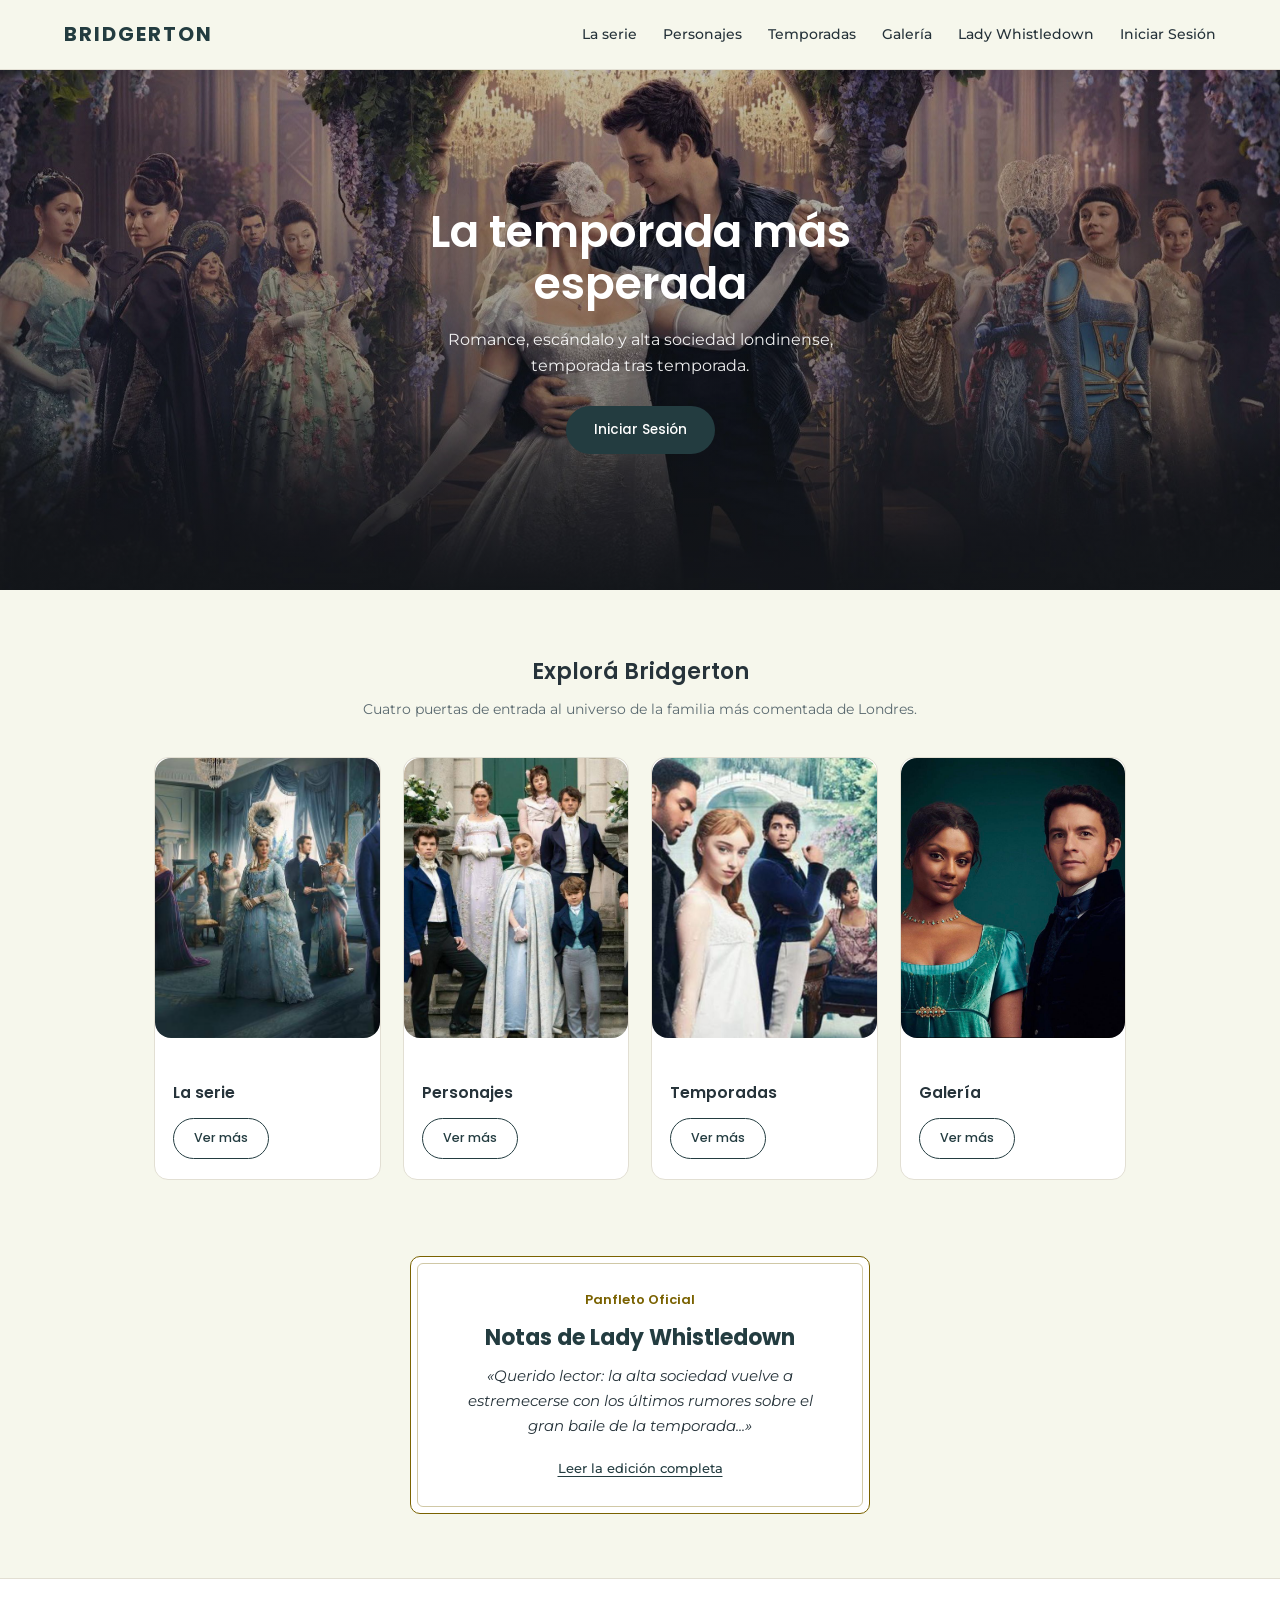
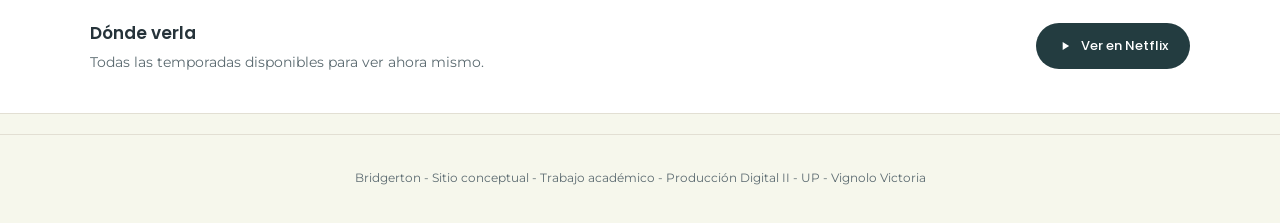
<file: index.html>
<!DOCTYPE html>
<html lang="es">
<head>
<meta charset="UTF-8">
<meta name="viewport" content="width=device-width, initial-scale=1.0">
<title>Bridgerton - Sitio Oficial Conceptual</title>
<link rel="preconnect" href="https://fonts.googleapis.com">
<link href="https://fonts.googleapis.com/css2?family=Poppins:wght@400;500;600;700&family=Montserrat:wght@400;500;600&display=swap" rel="stylesheet">
<link rel="stylesheet" href="style.css">
</head>
<body>

<nav class="site-nav">
  <a class="logo" href="index.html">BRIDGERTON</a>
  <ul class="navlinks">
    <li><a href="subpaginas/laserie.html">La serie</a></li>
    <li><a href="subpaginas/personajes.html">Personajes</a></li>
    <li><a href="subpaginas/temporadas.html">Temporadas</a></li>
    <li><a href="subpaginas/galeria.html">Galería</a></li>
    <li><a href="subpaginas/ladywhistledown.html">Lady Whistledown</a></li>
    <li><a href="subpaginas/login.html">Iniciar Sesión</a></li>
  </ul>
</nav>

<section class="hero" id="inicio">
  <div class="hero-scrim"></div>
  <div class="hero-content">
    <h1>La temporada más esperada</h1>
    <p>Romance, escándalo y alta sociedad londinense, temporada tras temporada.</p>
    <div class="card-action">
      <a href="subpaginas/login.html" class="btn btn-primary">Iniciar Sesión</a>
    </div>
  </div>
</section>

<section class="teasers">
  <h2>Explorá Bridgerton</h2>
  <p>Cuatro puertas de entrada al universo de la familia más comentada de Londres.</p>
  <div class="teaser-grid">

    <div class="teaser-card" id="la-serie">
      <div class="ph">
        <img src="Imagenes/laserie.index.jpg" alt="La Serie Bridgerton">
      </div>
      <div class="teaser-body">
        <h3>La serie</h3>
        <div class="card-action">
          <a href="subpaginas/laserie.html" class="btn btn-outline">Ver más</a>
        </div>
      </div>
    </div>

    <div class="teaser-card" id="personajes">
      <div class="ph">
        <img src="Imagenes/persoanjes1.index.jpeg" alt="Personajes Bridgerton">
      </div>
      <div class="teaser-body">
        <h3>Personajes</h3>
        <div class="card-action">
          <a href="subpaginas/personajes.html" class="btn btn-outline">Ver más</a>
        </div>
      </div>
    </div>

    <div class="teaser-card" id="temporadas">
      <div class="ph">
        <img src="Imagenes/temporadas.index.jpg" alt="Temporadas Bridgerton">
      </div>
      <div class="teaser-body">
        <h3>Temporadas</h3>
        <div class="card-action">
          <a href="subpaginas/temporadas.html" class="btn btn-outline">Ver más</a>
        </div>
      </div>
    </div>

    <div class="teaser-card" id="galeria">
      <div class="ph">
        <img src="Imagenes/galeria.index.jpg" alt="Galería Bridgerton">
      </div>
      <div class="teaser-body">
        <h3>Galería</h3>
        <div class="card-action">
          <a href="subpaginas/galeria.html" class="btn btn-outline">Ver más</a>
        </div>
      </div>
    </div>

  </div>
</section>

<section class="whistledown" id="lady-whistledown">
  <div class="wd-card">
    <p class="wd-kicker">Panfleto Oficial</p>
    <h2 style="font-family: 'Poppins', sans-serif; font-size: 22px; margin: 8px 0; color: var(--teal-dark);">Notas de Lady Whistledown</h2>
    <p class="wd-line">«Querido lector: la alta sociedad vuelve a estremecerse con los últimos rumores sobre el gran baile de la temporada...»</p>
    <div class="card-action" style="margin-top: 16px;">
      <a href="subpaginas/ladywhistledown.html" class="wd-link">Leer la edición completa</a>
    </div>
  </div>
</section>

<section class="watch">
  <div class="watch-inner">
    <div>
      <h2>Dónde verla</h2>
      <p>Todas las temporadas disponibles para ver ahora mismo.</p>
    </div>
    <a class="watch-link" href="https://www.netflix.com/ar/title/80232398" target="_blank" rel="noopener">
      <svg viewBox="0 0 24 24" fill="currentColor" width="20" height="20"><path d="M8 5v14l11-7z"/></svg>
      Ver en Netflix
    </a>
  </div>
</section>

<footer>
  <p>Bridgerton - Sitio conceptual - Trabajo académico - Producción Digital II - UP - Vignolo Victoria</p>
</footer>

<script src="script.js"></script>
</body>
</html>
</file>
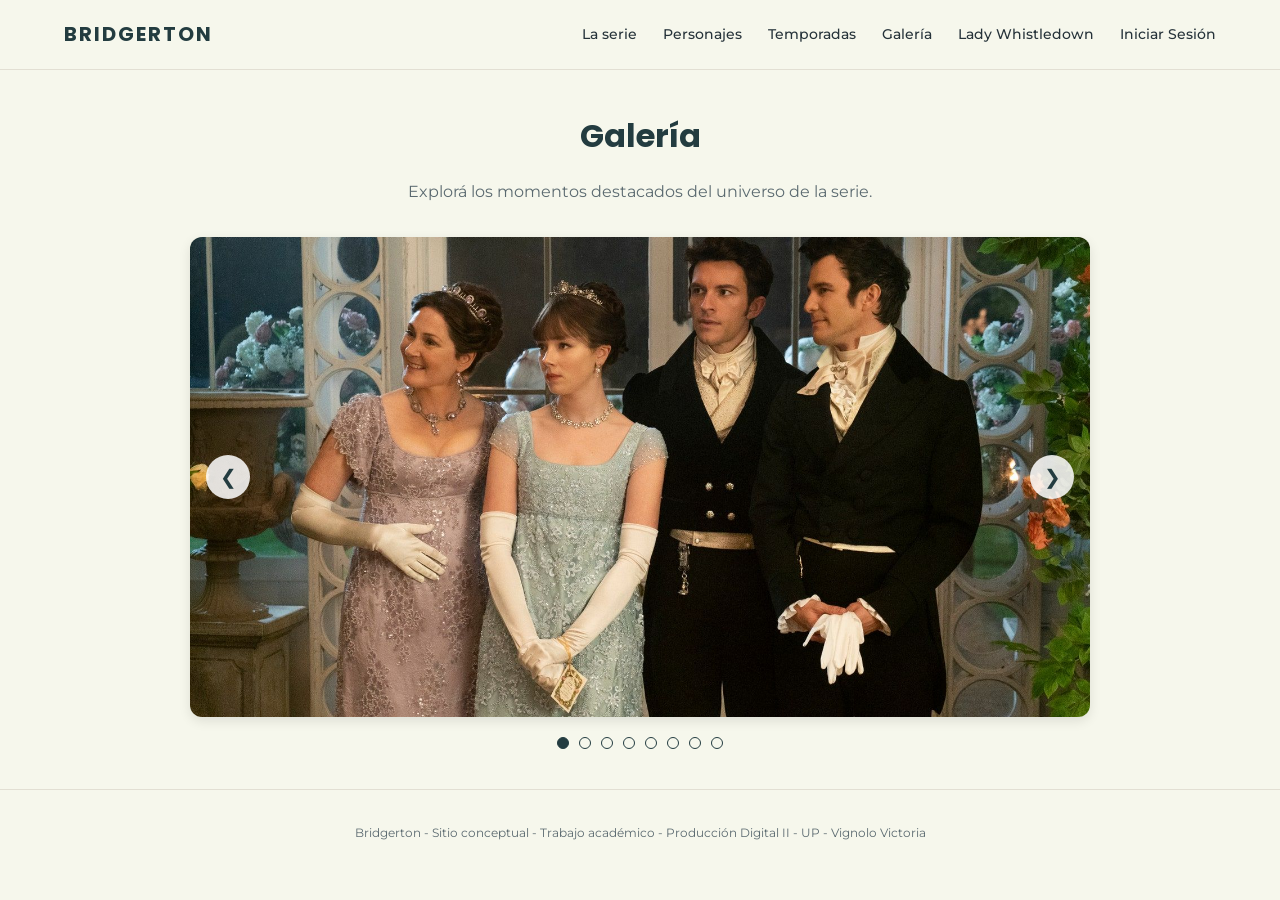
<file: subpaginas/galeria.html>
<!DOCTYPE html>
<html lang="es">
<head>
<meta charset="UTF-8">
<meta name="viewport" content="width=device-width, initial-scale=1.0">
<title>Bridgerton - Galería</title>
<link rel="preconnect" href="https://fonts.googleapis.com">
<link href="https://fonts.googleapis.com/css2?family=Poppins:wght@400;500;600;700&family=Montserrat:wght@400;500;600&display=swap" rel="stylesheet">
<link rel="stylesheet" href="../style.css">

<style>
  /* Estilos específicos para el carrusel de la galería */
  .carousel-wrapper {
    position: relative;
    max-width: 900px;
    margin: 0 auto;
    display: flex;
    align-items: center;
  }

  .carousel-track-container {
    overflow: hidden;
    width: 100%;
    border-radius: 12px;
    box-shadow: 0 4px 12px rgba(0,0,0,0.1);
  }

  .carousel-track {
    display: flex;
    transition: transform 0.4s ease-in-out;
    margin: 0;
    padding: 0;
    list-style: none;
  }

  .carousel-slide {
    min-width: 100%;
    height: 480px;
  }

  .carousel-slide img {
    width: 100%;
    height: 100%;
    object-fit: cover;
  }

  .carousel-btn {
    position: absolute;
    top: 50%;
    transform: translateY(-50%);
    background: rgba(255, 255, 255, 0.85);
    border: none;
    width: 44px;
    height: 44px;
    border-radius: 50%;
    cursor: pointer;
    z-index: 10;
    font-size: 20px;
    color: var(--teal-dark);
    display: flex;
    align-items: center;
    justify-content: center;
    transition: background 0.2s ease, transform 0.2s ease;
  }

  .carousel-btn:hover {
    background: #fff;
    transform: translateY(-50%) scale(1.08);
  }

  .carousel-btn.prev { left: 16px; }
  .carousel-btn.next { right: 16px; }

  /* Indicadores (puntos de navegación) */
  .carousel-nav {
    display: flex;
    justify-content: center;
    gap: 10px;
    margin-top: 20px;
  }

  .carousel-dot {
    width: 12px;
    height: 12px;
    border-radius: 50%;
    border: 1.5px solid var(--teal-dark);
    background: transparent;
    cursor: pointer;
    padding: 0;
    transition: background 0.3s ease;
  }

  .carousel-dot.active {
    background: var(--teal-dark);
  }

  @media (max-width: 640px) {
    .carousel-slide {
      height: 300px;
    }
  }
</style>
</head>
<body>

<nav class="site-nav">
  <a class="logo" href="../index.html">BRIDGERTON</a>
  <ul class="navlinks">
    <li><a href="laserie.html">La serie</a></li>
    <li><a href="personajes.html">Personajes</a></li>
    <li><a href="temporadas.html">Temporadas</a></li>
    <li><a href="galeria.html">Galería</a></li>
    <li><a href="ladywhistledown.html">Lady Whistledown</a></li>
    <li><a href="login.html">Iniciar Sesión</a></li>
  </ul>
</nav>

<main class="page-container" style="max-width: 1100px; margin: 40px auto; padding: 0 5vw;">
  <h1 style="font-size: 32px; color: var(--teal-dark); margin-bottom: 8px; text-align: center;">Galería</h1>
  <p style="text-align: center; color: var(--ink-soft); margin-bottom: 32px;">Explorá los momentos destacados del universo de la serie.</p>

  <div class="carousel-wrapper">
    <button class="carousel-btn prev" id="prevBtn">&#10094;</button>
    
    <div class="carousel-track-container">
      <ul class="carousel-track" id="track">
        <li class="carousel-slide"><img src="../Imagenes/galeria1.jpeg" alt="Escena Galería 1"></li>
        <li class="carousel-slide"><img src="../Imagenes/galeria2.webp" alt="Escena Galería 2"></li>
        <li class="carousel-slide"><img src="../Imagenes/galeria3.jpg" alt="Escena Galería 3"></li>
        <li class="carousel-slide"><img src="../Imagenes/galeria4.avif" alt="Escena Galería 4"></li>
        <li class="carousel-slide"><img src="../Imagenes/galeria5.avif" alt="Escena Galería 5"></li>
        <li class="carousel-slide"><img src="../Imagenes/galeria6.webp" alt="Escena Galería 5"></li>
        <li class="carousel-slide"><img src="../Imagenes/galeria7.jpg" alt="Escena Galería 5"></li>
        <li class="carousel-slide"><img src="../Imagenes/galeria8.avif" alt="Escena Galería 5"></li>
      </ul>
    </div>

    <button class="carousel-btn next" id="nextBtn">&#10095;</button>
  </div>

  <div class="carousel-nav" id="carouselNav"></div>
</main>

<footer>
  <p>Bridgerton - Sitio conceptual - Trabajo académico - Producción Digital II - UP - Vignolo Victoria</p>
</footer>

<script src="../script.js"></script>

</body>
</html>
</file>
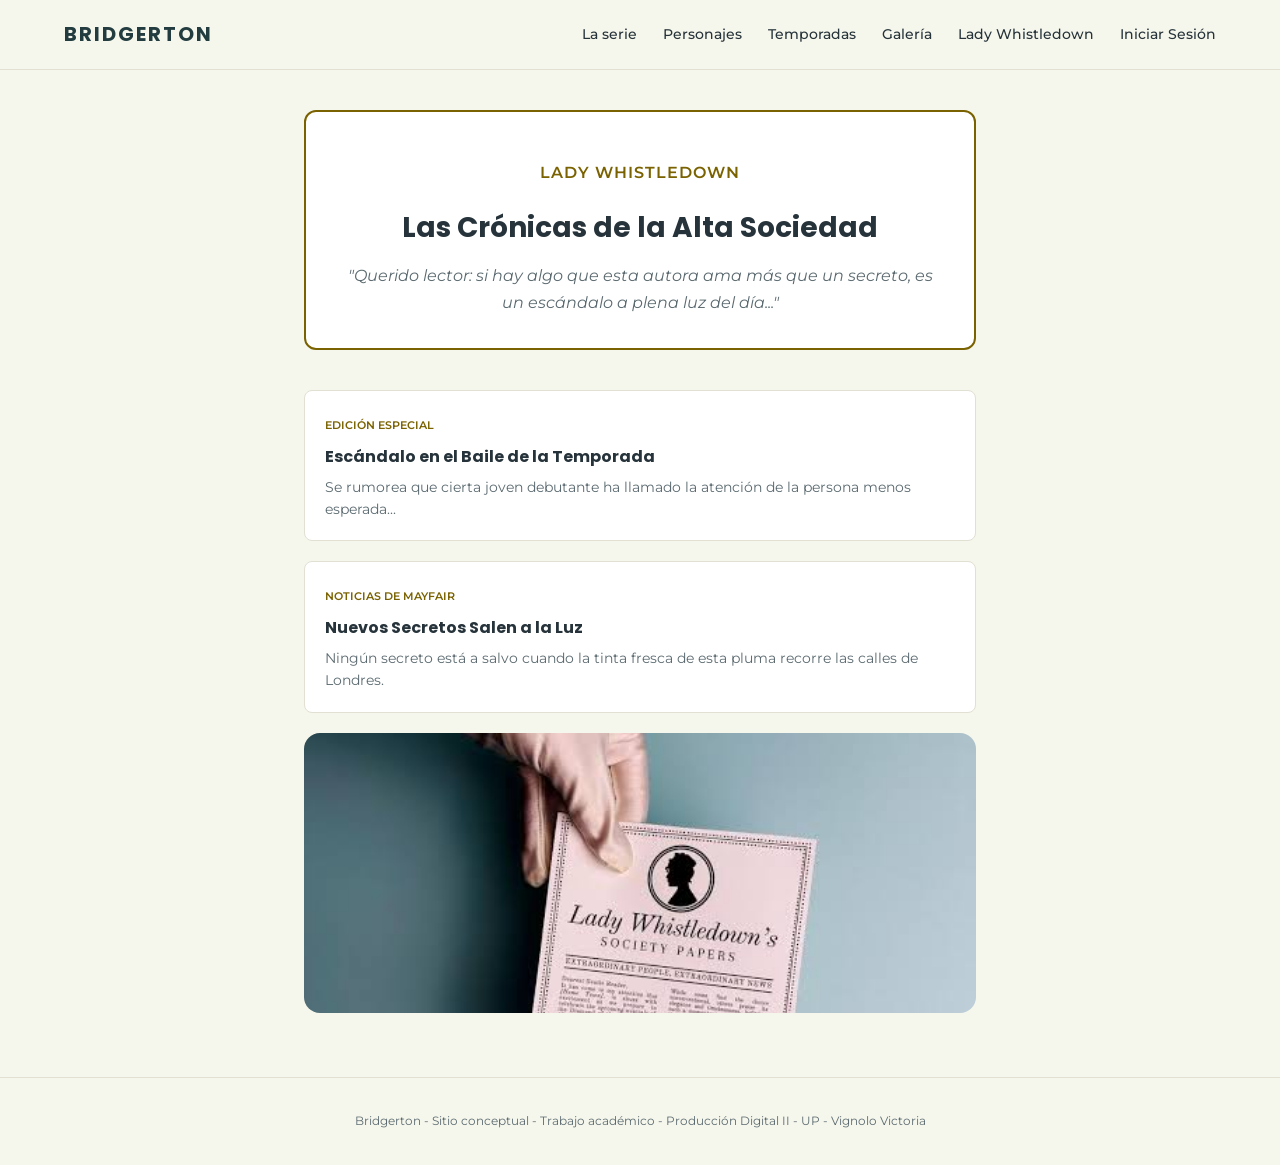
<file: subpaginas/ladywhistledown.html>
<!DOCTYPE html>
<html lang="es">
<head>
<meta charset="UTF-8">
<meta name="viewport" content="width=device-width, initial-scale=1.0">
<title>Bridgerton - Lady Whistledown</title>
<link rel="preconnect" href="https://fonts.googleapis.com">
<link href="https://fonts.googleapis.com/css2?family=Poppins:wght@400;500;600;700&family=Montserrat:wght@400;500;600&display=swap" rel="stylesheet">
<link rel="stylesheet" href="../style.css">
</head>
<body>

<nav class="site-nav">
  <a class="logo" href="../index.html">BRIDGERTON</a>
  <ul class="navlinks">
    <li><a href="laserie.html">La serie</a></li>
    <li><a href="personajes.html">Personajes</a></li>
    <li><a href="temporadas.html">Temporadas</a></li>
    <li><a href="galeria.html">Galería</a></li>
    <li><a href="ladywhistledown.html">Lady Whistledown</a></li>
    <li><a href="login.html">Iniciar Sesión</a></li>
  </ul>
</nav>

<main class="page-container" style="max-width: 800px; margin: 40px auto; padding: 0 5vw;">
  
  <div style="border: 2px solid var(--gold); padding: 32px; text-align: center; border-radius: 12px; background: #fff; margin-bottom: 40px;">
    <p style="color: var(--gold); font-weight: 600; letter-spacing: 1px; margin-bottom: 8px;">LADY WHISTLEDOWN</p>
    <h1 style="font-size: 28px; margin-bottom: 12px;">Las Crónicas de la Alta Sociedad</h1>
    <p style="font-style: italic; color: var(--ink-soft); margin: 0;">"Querido lector: si hay algo que esta autora ama más que un secreto, es un escándalo a plena luz del día..."</p>
  </div>

  <div style="display: flex; flex-direction: column; gap: 20px;">
    
    <article style="background: #fff; padding: 20px; border-radius: 8px; border-left: 4px solid var(--gold); border: 1px solid var(--line);">
      <span style="font-size: 11px; color: var(--gold); font-weight: 600;">EDICIÓN ESPECIAL</span>
      <h3 style="font-size: 16px; margin: 6px 0;">Escándalo en el Baile de la Temporada</h3>
      <p style="font-size: 13.5px; color: var(--ink-soft); margin: 0;">Se rumorea que cierta joven debutante ha llamado la atención de la persona menos esperada...</p>
    </article>

    <article style="background: #fff; padding: 20px; border-radius: 8px; border-left: 4px solid var(--gold); border: 1px solid var(--line);">
      <span style="font-size: 11px; color: var(--gold); font-weight: 600;">NOTICIAS DE MAYFAIR</span>
      <h3 style="font-size: 16px; margin: 6px 0;">Nuevos Secretos Salen a la Luz</h3>
      <p style="font-size: 13.5px; color: var(--ink-soft); margin: 0;">Ningún secreto está a salvo cuando la tinta fresca de esta pluma recorre las calles de Londres.</p>
    </article>

    <div class="ph">
  <img src="../Imagenes/ladywhistledown1.jpg" alt="Lady Whistledown">
</div>

  </div>
</main>

<footer>
  <p>Bridgerton - Sitio conceptual - Trabajo académico - Producción Digital II - UP - Vignolo Victoria</p>
</footer>

</body>
</html>
</file>
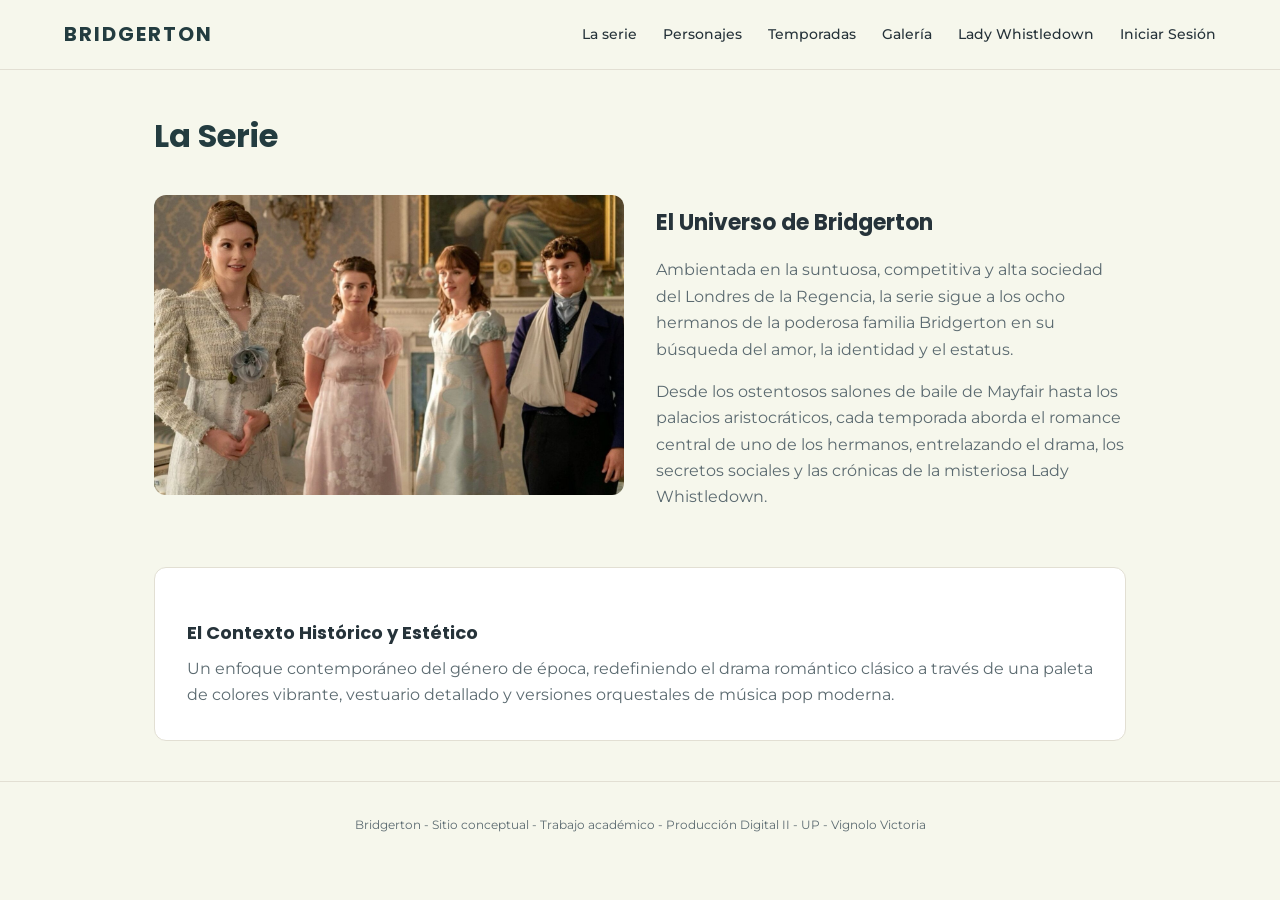
<file: subpaginas/laserie.html>
<!DOCTYPE html>
<html lang="es">
<head>
<meta charset="UTF-8">
<meta name="viewport" content="width=device-width, initial-scale=1.0">
<title>Bridgerton - La Serie</title>
<link rel="preconnect" href="https://fonts.googleapis.com">
<link href="https://fonts.googleapis.com/css2?family=Poppins:wght@400;500;600;700&family=Montserrat:wght@400;500;600&display=swap" rel="stylesheet">
<link rel="stylesheet" href="../style.css">
</head>
<body>

<nav class="site-nav">
  <a class="logo" href="../index.html">BRIDGERTON</a>
  <ul class="navlinks">
    <li><a href="laserie.html">La serie</a></li>
    <li><a href="personajes.html">Personajes</a></li>
    <li><a href="temporadas.html">Temporadas</a></li>
    <li><a href="galeria.html">Galería</a></li>
    <li><a href="ladywhistledown.html">Lady Whistledown</a></li>
    <li><a href="login.html">Iniciar Sesión</a></li>
  </ul>
</nav>

<main class="page-container" style="max-width: 1100px; margin: 40px auto; padding: 0 5vw;">
  <h1 style="font-size: 32px; color: var(--teal-dark); margin-bottom: 24px;">La Serie</h1>
  
  <div style="display: grid; grid-template-columns: repeat(auto-fit, minmax(300px, 1fr)); gap: 32px; align-items: center; margin-bottom: 40px;">
    <div class="ph" style="border-radius: 12px; height: 300px;">
      <img src="../Imagenes/laserie1.jpg" alt="Sobre La Serie">
    </div>
    <div>
      <h2 style="font-size: 22px; margin-bottom: 12px;">El Universo de Bridgerton</h2>
      <p style="color: var(--ink-soft); margin-bottom: 16px;">Ambientada en la suntuosa, competitiva y alta sociedad del Londres de la Regencia, la serie sigue a los ocho hermanos de la poderosa familia Bridgerton en su búsqueda del amor, la identidad y el estatus.</p>
      <p style="color: var(--ink-soft);">Desde los ostentosos salones de baile de Mayfair hasta los palacios aristocráticos, cada temporada aborda el romance central de uno de los hermanos, entrelazando el drama, los secretos sociales y las crónicas de la misteriosa Lady Whistledown.</p>
    </div>
  </div>

  <div style="background: #fff; padding: 32px; border-radius: 12px; border: 1px solid var(--line); margin-bottom: 24px;">
    <h3 style="font-size: 18px; margin-bottom: 8px;">El Contexto Histórico y Estético</h3>
    <p style="color: var(--ink-soft); margin: 0;">Un enfoque contemporáneo del género de época, redefiniendo el drama romántico clásico a través de una paleta de colores vibrante, vestuario detallado y versiones orquestales de música pop moderna.</p>
  </div>
</main>

<footer>
  <p>Bridgerton - Sitio conceptual - Trabajo académico - Producción Digital II - UP - Vignolo Victoria</p>
</footer>

</body>
</html>
</file>
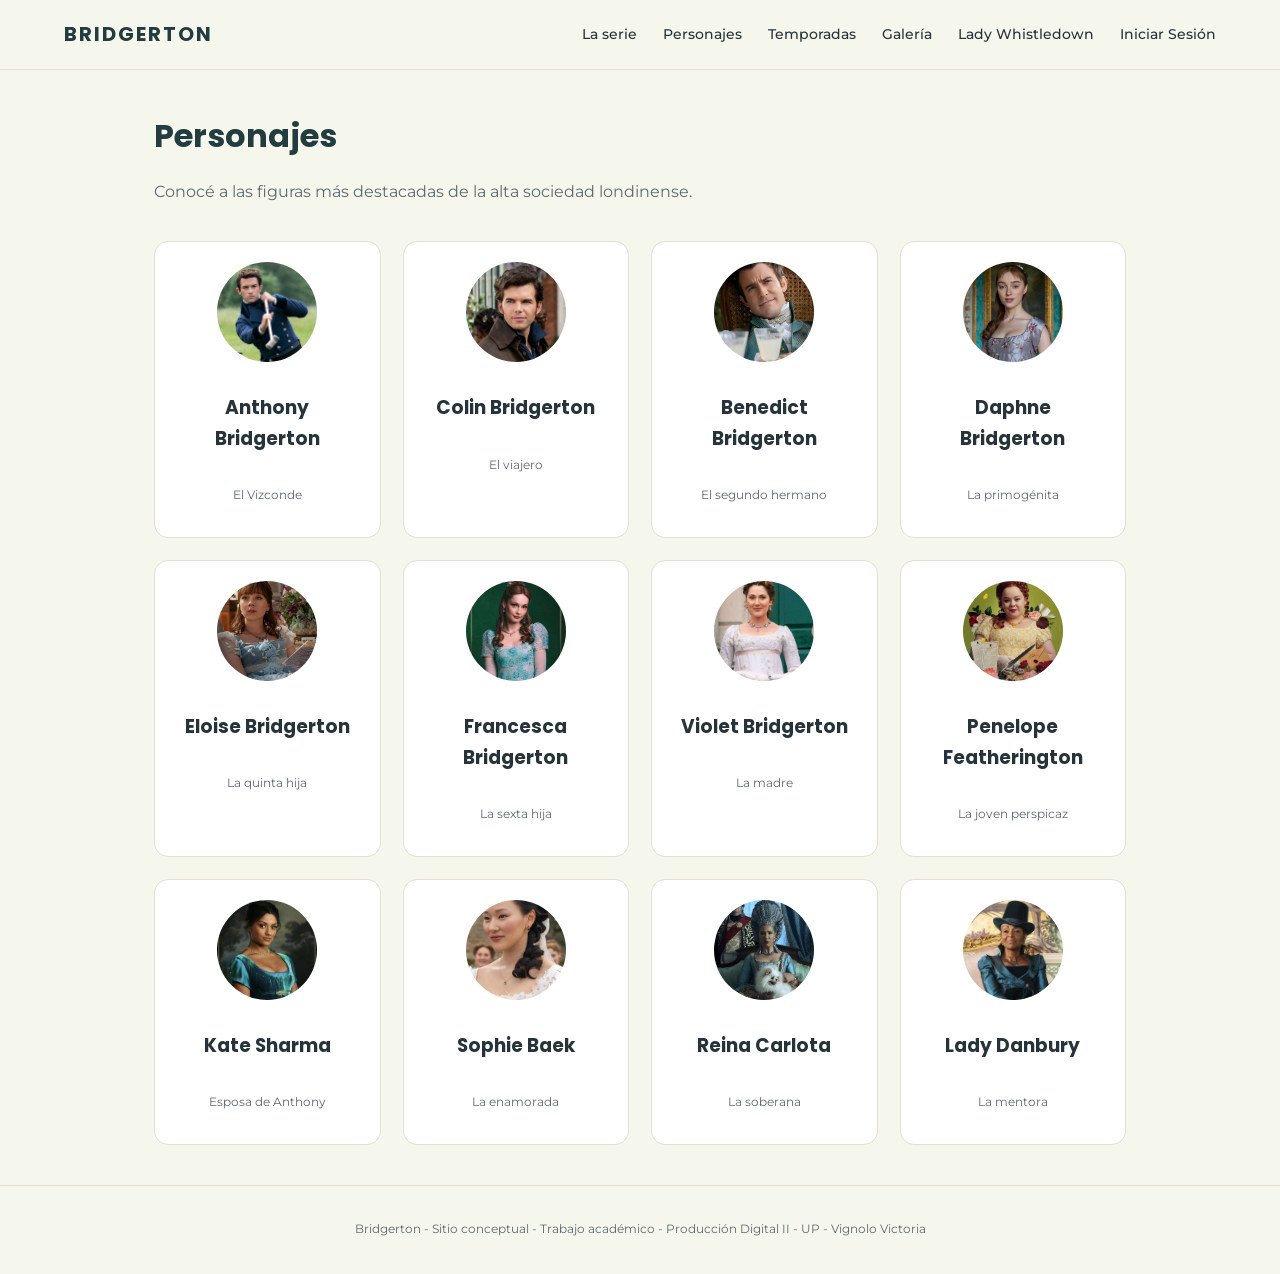
<file: subpaginas/personajes.html>
<!DOCTYPE html>
<html lang="es">
<head>
<meta charset="UTF-8">
<meta name="viewport" content="width=device-width, initial-scale=1.0">
<title>Bridgerton - Personajes</title>
<link rel="preconnect" href="https://fonts.googleapis.com">
<link href="https://fonts.googleapis.com/css2?family=Poppins:wght@400;500;600;700&family=Montserrat:wght@400;500;600&display=swap" rel="stylesheet">
<link rel="stylesheet" href="../style.css">
</head>
<body>

<nav class="site-nav">
  <a class="logo" href="../index.html">BRIDGERTON</a>
  <ul class="navlinks">
    <li><a href="laserie.html">La serie</a></li>
    <li><a href="personajes.html">Personajes</a></li>
    <li><a href="temporadas.html">Temporadas</a></li>
    <li><a href="galeria.html">Galería</a></li>
    <li><a href="ladywhistledown.html">Lady Whistledown</a></li>
    <li><a href="login.html">Iniciar Sesión</a></li>
  </ul>
</nav>

<main class="page-container" style="max-width: 1100px; margin: 40px auto; padding: 0 5vw;">
  <h1 style="font-size: 32px; color: var(--teal-dark); margin-bottom: 8px;">Personajes</h1>
  <p style="color: var(--ink-soft); margin-bottom: 36px;">Conocé a las figuras más destacadas de la alta sociedad londinense.</p>

  <div class="teaser-grid" style="grid-template-columns: repeat(auto-fit, minmax(180px, 1fr)); text-align: center;">


    <div class="teaser-card" style="padding: 20px; align-items: center;">
      <div style="width: 100px; height: 100px; border-radius: 50%; overflow: hidden; margin-bottom: 12px;">
        <img src="../Imagenes/personajes2.avif" alt="Anthony Bridgerton">
      </div>
      <h3>Anthony Bridgerton</h3>
      <p style="font-size: 12px; color: var(--ink-soft);">El Vizconde</p>
    </div>

    <div class="teaser-card" style="padding: 20px; align-items: center;">
      <div style="width: 100px; height: 100px; border-radius: 50%; overflow: hidden; margin-bottom: 12px;">
        <img src="../Imagenes/personajes4.webp" alt="Colin Bridgerton">
      </div>
      <h3>Colin Bridgerton</h3>
      <p style="font-size: 12px; color: var(--ink-soft);">El viajero</p>
    </div>

    <div class="teaser-card" style="padding: 20px; align-items: center;">
      <div style="width: 100px; height: 100px; border-radius: 50%; overflow: hidden; margin-bottom: 12px;">
        <img src="../Imagenes/personajes5.jpg" alt="Benedict Bridgerton">
      </div>
      <h3>Benedict Bridgerton</h3>
      <p style="font-size: 12px; color: var(--ink-soft);">El segundo hermano</p>
    </div>

    <div class="teaser-card" style="padding: 20px; align-items: center;">
      <div style="width: 100px; height: 100px; border-radius: 50%; overflow: hidden; margin-bottom: 12px;">
        <img src="../Imagenes/personajes1.avif" alt="Daphne Bridgerton">
      </div>
      <h3>Daphne Bridgerton</h3>
      <p style="font-size: 12px; color: var(--ink-soft);">La primogénita</p>
    </div>

    <div class="teaser-card" style="padding: 20px; align-items: center;">
      <div style="width: 100px; height: 100px; border-radius: 50%; overflow: hidden; margin-bottom: 12px;">
        <img src="../Imagenes/personajes6.webp" alt="Eloise Bridgerton">
      </div>
      <h3>Eloise Bridgerton</h3>
      <p style="font-size: 12px; color: var(--ink-soft);">La quinta hija</p>
    </div>

    <div class="teaser-card" style="padding: 20px; align-items: center;">
      <div style="width: 100px; height: 100px; border-radius: 50%; overflow: hidden; margin-bottom: 12px;">
        <img src="../Imagenes/personajes7.webp" alt="Eloise Bridgerton">
      </div>
      <h3>Francesca Bridgerton</h3>
      <p style="font-size: 12px; color: var(--ink-soft);">La sexta hija</p>
    </div>

    <div class="teaser-card" style="padding: 20px; align-items: center;">
      <div style="width: 100px; height: 100px; border-radius: 50%; overflow: hidden; margin-bottom: 12px;">
        <img src="../Imagenes/personajes12.jpg" alt="Violet Bridgerton">
      </div>
      <h3>Violet Bridgerton</h3>
      <p style="font-size: 12px; color: var(--ink-soft);">La madre</p>
    </div>

    <div class="teaser-card" style="padding: 20px; align-items: center;">
      <div style="width: 100px; height: 100px; border-radius: 50%; overflow: hidden; margin-bottom: 12px;">
        <img src="../Imagenes/personajes3.webp" alt="Penelope Featherington">
      </div>
      <h3>Penelope Featherington</h3>
      <p style="font-size: 12px; color: var(--ink-soft);">La joven perspicaz</p>
    </div>

    <div class="teaser-card" style="padding: 20px; align-items: center;">
      <div style="width: 100px; height: 100px; border-radius: 50%; overflow: hidden; margin-bottom: 12px;">
        <img src="../Imagenes/personajes8.jpg" alt="Kate Sharma">
      </div>
      <h3>Kate Sharma</h3>
      <p style="font-size: 12px; color: var(--ink-soft);">Esposa de Anthony</p>
    </div>

    <div class="teaser-card" style="padding: 20px; align-items: center;">
      <div style="width: 100px; height: 100px; border-radius: 50%; overflow: hidden; margin-bottom: 12px;">
        <img src="../Imagenes/personajes9.webp" alt="Sophie Baek">
      </div>
      <h3>Sophie Baek</h3>
      <p style="font-size: 12px; color: var(--ink-soft);">La enamorada</p>
    </div>

    <div class="teaser-card" style="padding: 20px; align-items: center;">
      <div style="width: 100px; height: 100px; border-radius: 50%; overflow: hidden; margin-bottom: 12px;">
        <img src="../Imagenes/personajes11.jpg" alt="Reina Carlota">
      </div>
      <h3>Reina Carlota</h3>
      <p style="font-size: 12px; color: var(--ink-soft);">La soberana</p>
    </div>

    <div class="teaser-card" style="padding: 20px; align-items: center;">
      <div style="width: 100px; height: 100px; border-radius: 50%; overflow: hidden; margin-bottom: 12px;">
        <img src="../Imagenes/personajes10.jpg" alt="Lady Danbury">
      </div>
      <h3>Lady Danbury</h3>
      <p style="font-size: 12px; color: var(--ink-soft);">La mentora</p>
    </div>

  </div>
</main>

<footer>
  <p>Bridgerton - Sitio conceptual - Trabajo académico - Producción Digital II - UP - Vignolo Victoria</p>
</footer>

</body>
</html>
</file>
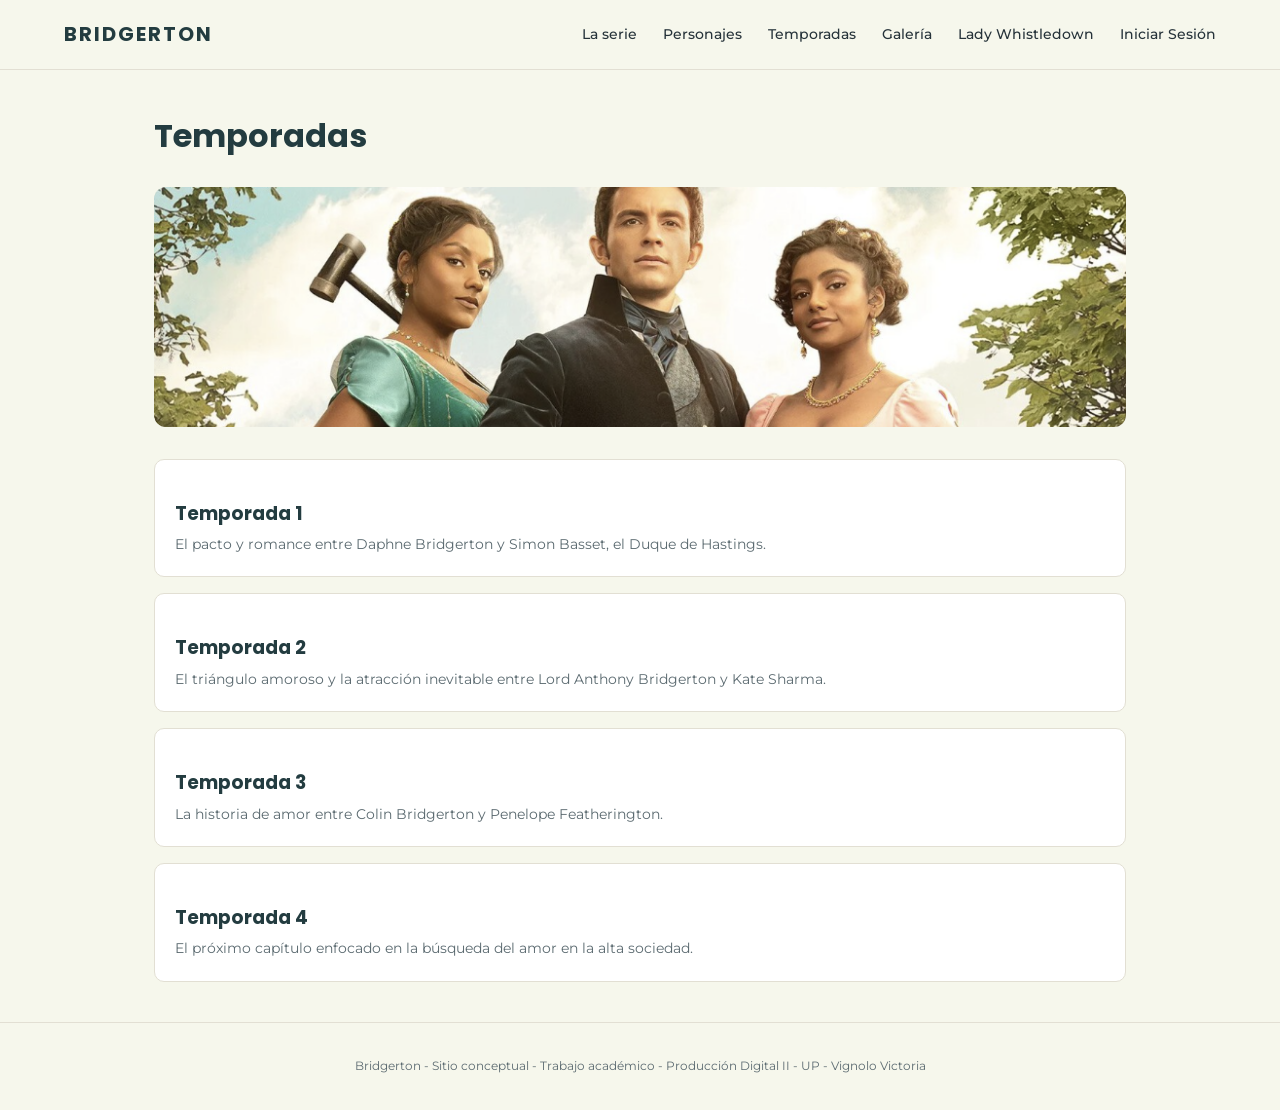
<file: subpaginas/temporadas.html>
<!DOCTYPE html>
<html lang="es">
<head>
<meta charset="UTF-8">
<meta name="viewport" content="width=device-width, initial-scale=1.0">
<title>Bridgerton - Temporadas</title>
<link rel="preconnect" href="https://fonts.googleapis.com">
<link href="https://fonts.googleapis.com/css2?family=Poppins:wght@400;500;600;700&family=Montserrat:wght@400;500;600&display=swap" rel="stylesheet">
<link rel="stylesheet" href="../style.css">
</head>
<body>

<nav class="site-nav">
  <a class="logo" href="../index.html">BRIDGERTON</a>
  <ul class="navlinks">
    <li><a href="laserie.html">La serie</a></li>
    <li><a href="personajes.html">Personajes</a></li>
    <li><a href="temporadas.html">Temporadas</a></li>
    <li><a href="galeria.html">Galería</a></li>
    <li><a href="ladywhistledown.html">Lady Whistledown</a></li>
    <li><a href="login.html">Iniciar Sesión</a></li>
  </ul>
</nav>

<main class="page-container" style="max-width: 1100px; margin: 40px auto; padding: 0 5vw;">
  <h1 style="font-size: 32px; color: var(--teal-dark); margin-bottom: 24px;">Temporadas</h1>

  <div class="ph" style="height: 240px; border-radius: 12px; margin-bottom: 32px;">
    <img src="../Imagenes/temporada1.png" alt="Las Temporadas de Bridgerton">
  </div>

  <div style="display: flex; flex-direction: column; gap: 16px;">
    <div style="background: #fff; padding: 20px; border-radius: 10px; border: 1px solid var(--line);">
      <h3 style="color: var(--teal-dark); margin-bottom: 4px;">Temporada 1</h3>
      <p style="font-size: 14px; color: var(--ink-soft); margin: 0;">El pacto y romance entre Daphne Bridgerton y Simon Basset, el Duque de Hastings.</p>
    </div>

    <div style="background: #fff; padding: 20px; border-radius: 10px; border: 1px solid var(--line);">
      <h3 style="color: var(--teal-dark); margin-bottom: 4px;">Temporada 2</h3>
      <p style="font-size: 14px; color: var(--ink-soft); margin: 0;">El triángulo amoroso y la atracción inevitable entre Lord Anthony Bridgerton y Kate Sharma.</p>
    </div>

    <div style="background: #fff; padding: 20px; border-radius: 10px; border: 1px solid var(--line);">
      <h3 style="color: var(--teal-dark); margin-bottom: 4px;">Temporada 3</h3>
      <p style="font-size: 14px; color: var(--ink-soft); margin: 0;">La historia de amor entre Colin Bridgerton y Penelope Featherington.</p>
    </div>

    <div style="background: #fff; padding: 20px; border-radius: 10px; border: 1px solid var(--line);">
      <h3 style="color: var(--teal-dark); margin-bottom: 4px;">Temporada 4</h3>
      <p style="font-size: 14px; color: var(--ink-soft); margin: 0;">El próximo capítulo enfocado en la búsqueda del amor en la alta sociedad.</p>
    </div>
  </div>
</main>

<footer>
  <p>Bridgerton - Sitio conceptual - Trabajo académico - Producción Digital II - UP - Vignolo Victoria</p>
</footer>

</body>
</html>
</file>
<file: style.css>
:root {
  --blue-dusty: #88A4CA;
  --blue-light: #C0DBFF;
  --pink-blush: #F2D7D7;
  --cream: #F6F7EC;
  --teal: #43727A;
  --teal-dark: #233C40;
  --gold: #7A6200;
  --ink: #26333A;
  --ink-soft: #5B6A70;
  --line: #E2DFD3;
  --tint-blue: color-mix(in srgb, var(--blue-dusty) 20%, white);
  --tint-teal: color-mix(in srgb, var(--teal) 13%, white);
  --tint-gold: color-mix(in srgb, var(--gold) 13%, white);
}

* {
  box-sizing: border-box;
}

html {
  scroll-behavior: smooth;
}

body {
  margin: 0;
  background: var(--cream);
  color: var(--ink);
  font-family: 'Montserrat', sans-serif;
  line-height: 1.6;
}

h1, h2, h3, .font-display {
  font-family: 'Poppins', sans-serif;
}

section {
  scroll-margin-top: 88px;
}

/* Utilidades para imágenes */
img {
  display: block;
  width: 100%;
  height: 100%;
  object-fit: cover;
}

.ph {
  position: relative;
  width: 100%;
  aspect-ratio: 4/3;
  overflow: hidden;
}

/* Nav */
.site-nav {
  position: sticky;
  top: 0;
  z-index: 20;
  background: var(--cream);
  border-bottom: 1px solid var(--line);
  display: flex;
  justify-content: space-between;
  align-items: center;
  padding: 18px 5vw;
  flex-wrap: wrap;
  gap: 12px;
}

.logo {
  font-family: 'Poppins', sans-serif;
  font-weight: 700;
  font-size: 20px;
  letter-spacing: 2px;
  color: var(--teal-dark);
  text-decoration: none;
}

.navlinks {
  display: flex;
  gap: 26px;
  flex-wrap: wrap;
  list-style: none;
  margin: 0;
  padding: 0;
}

.navlinks a {
  font-size: 13.5px;
  font-weight: 500;
  color: var(--ink);
  text-decoration: none;
  border-bottom: 1.5px solid transparent;
  padding-bottom: 2px;
}

.navlinks a:hover {
  border-bottom-color: var(--teal);
}

/* Hero con Imagen de Fondo */
.hero {
  position: relative;
  min-height: 520px;
  display: flex;
  align-items: center;
  justify-content: center;
  text-align: center;
  overflow: hidden;
  background: url('Imagenes/brigerton-principal.jpeg') center/cover no-repeat;
}

.hero-scrim {
  position: absolute;
  inset: 0;
  z-index: 1;
  background: linear-gradient(180deg, rgba(20,28,30,.35) 0%, rgba(20,28,30,.65) 100%);
}

.hero-content {
  position: relative;
  z-index: 2;
  max-width: 560px;
  padding: 32px 24px;
  color: #fff;
}

.hero-content h1 {
  font-size: clamp(28px, 4.5vw, 44px);
  font-weight: 600;
  margin: 0 0 16px;
  line-height: 1.2;
}

.hero-content p {
  font-size: 15.5px;
  opacity: .92;
  margin: 0 0 28px;
  max-width: 420px;
  margin-left: auto;
  margin-right: auto;
}

.btn {
  font-family: 'Poppins', sans-serif;
  font-size: 13.5px;
  font-weight: 500;
  border: none;
  border-radius: 24px;
  padding: 13px 28px;
  cursor: pointer;
  text-decoration: none;
  display: inline-block;
}

.btn-primary {
  background: #fff;
  color: var(--teal-dark);
}

.btn-primary:hover {
  background: var(--cream);
}

.btn-outline {
  background: transparent;
  border: 1.5px solid currentColor;
  color: var(--teal-dark);
  padding: 9px 20px;
  font-size: 12.5px;
}

.btn-outline:hover {
  background: var(--teal-dark);
  color: #fff;
}

/* Teasers / Tarjetas */
.teasers {
  max-width: 1100px;
  margin: 0 auto;
  padding: 64px 5vw 20px;
}

.teasers h2 {
  font-size: 22px;
  font-weight: 600;
  margin: 0 0 8px;
  text-align: center;
}

.teasers > p {
  text-align: center;
  color: var(--ink-soft);
  font-size: 14px;
  margin: 0 0 36px;
}

.teaser-grid {
  display: grid;
  grid-template-columns: repeat(auto-fit, minmax(220px, 1fr));
  gap: 22px;
}

.teaser-card {
  background: #fff;
  border: 1px solid var(--line);
  border-radius: 14px;
  overflow: hidden;
  display: flex;
  flex-direction: column;
}

.teaser-body {
  padding: 18px 18px 20px;
  display: flex;
  flex-direction: column;
  gap: 12px;
  flex: 1;
}

.teaser-body h3 {
  font-size: 15.5px;
  font-weight: 600;
  margin: 0;
  color: var(--ink);
}

.teaser-body .btn-outline {
  align-self: flex-start;
  margin-top: auto;
}

/* Lady Whistledown */
.whistledown {
  padding: 56px 5vw 64px;
  display: flex;
  justify-content: center;
}

.wd-card {
  border: 1px solid var(--gold);
  border-radius: 10px;
  padding: 32px 40px;
  text-align: center;
  max-width: 460px;
  position: relative;
  background: #fff;
}

.wd-card::before {
  content: '';
  position: absolute;
  inset: 6px;
  border: 1px solid color-mix(in srgb, var(--gold) 35%, transparent);
  border-radius: 6px;
  pointer-events: none;
}

.wd-kicker {
  font-family: 'Poppins', sans-serif;
  font-size: 13px;
  font-weight: 600;
  color: var(--gold);
  margin: 0 0 10px;
}

.wd-line {
  font-size: 15px;
  font-style: italic;
  margin: 0 0 16px;
}

.wd-link {
  font-size: 12.5px;
  font-weight: 500;
  color: var(--teal-dark);
  text-decoration: underline;
  text-underline-offset: 3px;
}

/* Dónde verla */
.watch {
  background: #fff;
  border-top: 1px solid var(--line);
  border-bottom: 1px solid var(--line);
  padding: 40px 5vw;
}

.watch-inner {
  max-width: 1100px;
  margin: 0 auto;
  display: flex;
  justify-content: space-between;
  align-items: center;
  flex-wrap: wrap;
  gap: 18px;
}

.watch h2 {
  font-size: 17px;
  font-weight: 600;
  margin: 0 0 4px;
}

.watch p {
  font-size: 13.5px;
  color: var(--ink-soft);
  margin: 0;
}

.watch-link {
  display: inline-flex;
  align-items: center;
  gap: 9px;
  background: var(--teal-dark);
  color: #fff;
  text-decoration: none;
  padding: 12px 22px;
  border-radius: 24px;
  font-family: 'Poppins', sans-serif;
  font-size: 13px;
  font-weight: 500;
}

.watch-link svg {
  width: 14px;
  height: 14px;
}

/* Footer */
footer {
  padding: 30px 5vw;
  text-align: center;
}

footer p {
  font-size: 11.5px;
  color: var(--ink-soft);
  margin: 0;
  line-height: 1.7;
}

@media (max-width: 640px) {
  .site-nav {
    flex-direction: column;
    align-items: flex-start;
  }
  .watch-inner {
    flex-direction: column;
    align-items: flex-start;
  }
}

/* ===== tokens ===== */
:root{
  --blue-dusty:#88A4CA;
  --blue-light:#C0DBFF;
  --pink-blush:#F2D7D7;
  --cream:#F6F7EC;
  --teal:#43727A;
  --teal-dark:#233C40;
  --gold:#7A6200;
  --ink:#26333A;
  --ink-soft:#5B6A70;
  --line:#E2DFD3;
  --tint-blue: color-mix(in srgb, var(--blue-dusty) 20%, white);
  --tint-pink: var(--pink-blush);
  --tint-teal: color-mix(in srgb, var(--teal) 13%, white);
  --tint-gold: color-mix(in srgb, var(--gold) 13%, white);
}
*{box-sizing:border-box;}
html{scroll-behavior:smooth;}
body{margin:0; background:var(--cream); color:var(--ink); font-family:'Montserrat',sans-serif; line-height:1.65;}
h1,h2,h3,.font-display{font-family:'Poppins',sans-serif;}
a{color:inherit;}
section{scroll-margin-top:90px;}
p{color:var(--ink);}

/* ===== placeholder de imagen ===== */
.ph{position:relative; display:flex; align-items:center; justify-content:center; overflow:hidden; width:100%; height:100%;}
.ph-tag{position:absolute; bottom:10px; right:10px; font-size:10px; font-weight:500;
        background:rgba(255,255,255,.85); color:var(--ink-soft); padding:3px 9px; border-radius:20px;}
.ph svg{width:30px; height:30px; opacity:.35;}

/* ===== nav ===== */
.site-nav{position:sticky; top:0; z-index:30; background:var(--cream); border-bottom:1px solid var(--line);
          display:flex; justify-content:space-between; align-items:center; padding:18px 5vw; flex-wrap:wrap; gap:12px;}
.logo{font-family:'Poppins',sans-serif; font-weight:700; font-size:20px; letter-spacing:2px; color:var(--teal-dark); text-decoration:none;}
.navlinks{display:flex; gap:26px; flex-wrap:wrap; list-style:none; margin:0; padding:0;}
.navlinks a{font-size:13.5px; font-weight:500; color:var(--ink); text-decoration:none; border-bottom:1.5px solid transparent; padding-bottom:2px;}
.navlinks a:hover{border-bottom-color:var(--teal);}
.navlinks a.active{color:var(--teal-dark); border-bottom-color:var(--teal-dark);}

/* ===== buttons ===== */
.btn{font-family:'Poppins',sans-serif; font-size:13.5px; font-weight:500; border:none; border-radius:24px;
     padding:13px 28px; cursor:pointer; text-decoration:none; display:inline-block;}
.btn-primary{background:var(--teal-dark); color:#fff;}
.btn-primary:hover{background:var(--teal);}
.btn-outline{background:transparent; border:1.5px solid currentColor; color:var(--teal-dark); padding:9px 20px; font-size:12.5px;}
.btn-outline:hover{background:var(--teal-dark); color:#fff; border-color:var(--teal-dark);}

/* ===== page header (páginas internas) ===== */
.page-header{padding:52px 5vw 44px; text-align:center;}
.page-header h1{font-size:clamp(24px,3.6vw,32px); font-weight:600; margin:0 0 10px; color:var(--teal-dark);}
.page-header p{font-size:14.5px; color:var(--ink-soft); max-width:480px; margin:0 auto;}
.ph-blue{background:var(--tint-blue);}
.ph-pink{background:var(--pink-blush);}
.ph-gold{background:var(--tint-gold);}
.ph-teal{background:var(--tint-teal);}
.ph-cream{background:#fff; border-bottom:1px solid var(--line);}

/* ===== generic content wrap ===== */
.content{max-width:1100px; margin:0 auto; padding:0 5vw;}
.section-block{padding:52px 0;}
.section-block h2{font-size:20px; font-weight:600; margin:0 0 8px;}
.section-block > p.lead{color:var(--ink-soft); font-size:14px; margin:0 0 30px; max-width:600px;}

/* ===== ficha técnica (La serie) ===== */
.spec-table{border-top:1px solid var(--line);}
.spec-row{display:flex; justify-content:space-between; gap:16px; padding:13px 0; border-bottom:1px solid var(--line);}
.spec-label{font-size:13px; color:var(--ink-soft); font-weight:500;}
.spec-value{font-size:13.5px; text-align:right;}

/* ===== timeline (La serie) ===== */
.timeline{display:flex; gap:14px; flex-wrap:wrap;}
.timeline-item{flex:1; min-width:130px; background:#fff; border:1px solid var(--line); border-radius:10px; padding:16px; text-align:center;}
.timeline-item .yr{font-family:'Poppins',sans-serif; font-weight:600; font-size:17px; color:var(--teal-dark);}
.timeline-item .lbl{font-size:12px; color:var(--ink-soft); margin-top:3px;}

/* ===== character cards (Personajes) ===== */
.person-grid{display:grid; grid-template-columns:repeat(auto-fit,minmax(130px,1fr)); gap:6px;}
.person-card{background:#fff; border:1px solid var(--line); border-radius:12px; overflow:hidden;}
.person-card .ph{aspect-ratio:3/4;}
.person-card-body{padding:14px 16px 18px;}
.person-card h3{font-size:14.5px; font-weight:600; margin:0 0 2px;}
.person-card .actor{font-size:11.5px; color:var(--ink-soft); margin:0 0 8px;}
.person-card p.blurb{font-size:12.5px; color:var(--ink); margin:0; line-height:1.5;}

/* ===== tabs (reutilizable: Temporadas, Personajes, Galería) ===== */
.tabs input[type=radio]{position:absolute; opacity:0; pointer-events:none;}
.tab-labels{display:flex; gap:10px; flex-wrap:wrap; margin-bottom:30px;}
.tab-labels label{font-family:'Poppins',sans-serif; font-size:13px; font-weight:500; padding:9px 18px;
                   border:1px solid var(--line); border-radius:20px; cursor:pointer; background:#fff;}
.tabs .panel{display:none;}
#t1:checked ~ .panel1, #t2:checked ~ .panel2, #t3:checked ~ .panel3, #t4:checked ~ .panel4{display:block;}
#t1:checked ~ .tab-labels label[for=t1],
#t2:checked ~ .tab-labels label[for=t2],
#t3:checked ~ .tab-labels label[for=t3],
#t4:checked ~ .tab-labels label[for=t4]{background:var(--teal-dark); border-color:var(--teal-dark); color:#fff;}
#pf1:checked ~ .panel-pf1, #pf2:checked ~ .panel-pf2, #pf3:checked ~ .panel-pf3{display:block;}
#pf1:checked ~ .tab-labels label[for=pf1],
#pf2:checked ~ .tab-labels label[for=pf2],
#pf3:checked ~ .tab-labels label[for=pf3]{background:var(--teal-dark); border-color:var(--teal-dark); color:#fff;}
#gf1:checked ~ .panel-gf1, #gf2:checked ~ .panel-gf2, #gf3:checked ~ .panel-gf3{display:block;}
#gf1:checked ~ .tab-labels label[for=gf1],
#gf2:checked ~ .tab-labels label[for=gf2],
#gf3:checked ~ .tab-labels label[for=gf3]{background:var(--teal-dark); border-color:var(--teal-dark); color:#fff;}

.season-layout{display:flex; flex-direction:column; gap:20px;}
.season-layout .ph{aspect-ratio:16/7; border-radius:12px;}
.season-copy h3{font-size:19px; font-weight:600; margin:0 0 12px;}
.season-copy p{font-size:14px; margin:0 0 18px;}
.highlight-box{border:1.5px dashed var(--ink-soft); border-radius:8px; padding:14px 16px; font-size:12.5px; color:var(--ink-soft);}

/* ===== intro con imagen (La serie) ===== */
.intro-row{display:grid; grid-template-columns:0.9fr 1.1fr; gap:32px; align-items:center;}
.intro-row .ph{aspect-ratio:4/3; border-radius:12px;}

/* ===== avatar circular (Personajes) ===== */
.person-mini{display:flex; flex-direction:column; align-items:center; text-align:center; gap:8px; padding:16px 10px;}
.person-mini .ph{width:104px; height:104px; border-radius:50%; flex-shrink:0;}
.person-mini .ph svg{width:24px; height:24px;}
.person-mini h3{font-size:13.5px; font-weight:600; margin:0;}
.person-mini .actor{font-size:11px; color:var(--ink-soft); margin:0;}
.person-mini p.blurb{font-size:11.5px; color:var(--ink); margin:2px 0 0; line-height:1.45;}

@media (max-width:720px){.season-layout{gap:16px;} .intro-row{grid-template-columns:1fr;}}

/* ===== galería ===== */
.gallery-nav{display:flex; gap:10px; flex-wrap:wrap; margin-bottom:8px;}
.gallery-nav a{font-size:12.5px; font-weight:500; padding:7px 16px; border:1px solid var(--line); border-radius:20px; text-decoration:none;}
.gallery-nav a:hover{border-color:var(--teal);}
.gallery-grid{display:grid; grid-template-columns:repeat(auto-fill,minmax(170px,1fr)); grid-auto-rows:110px; gap:12px;}
.gallery-grid .ph{border-radius:8px;}
.gallery-grid .ph:nth-child(3n+1){grid-row:span 2;}

/* ===== lady whistledown ===== */
.masthead{text-align:center; padding:0 0 20px;}
.masthead svg{width:30px; height:30px; color:var(--gold);}
.notes-list{display:flex; flex-direction:column;}
.note-row{display:flex; gap:16px; align-items:flex-start; padding:22px 0; border-bottom:1px solid var(--line);}
.notes-list .note-row:first-child{border-top:1px solid var(--line);}
.note-icon{width:38px; height:38px; border-radius:50%; background:var(--tint-gold); display:flex; align-items:center; justify-content:center; flex-shrink:0;}
.note-icon svg{width:16px; height:16px; color:var(--gold);}
.note-row h3{font-size:14.5px; font-weight:600; margin:0 0 6px; color:var(--ink);}
.note-row p{font-size:13.5px; font-style:italic; margin:0; color:var(--ink); line-height:1.6;}

/* ===== footer ===== */
footer{padding:34px 5vw; text-align:center; border-top:1px solid var(--line); margin-top:20px;}
footer p{font-size:11.5px; color:var(--ink-soft); margin:0; line-height:1.7;}

/* ===== home: hero ===== */
.hero{position:relative; min-height:520px; display:flex; align-items:center; justify-content:center; text-align:center; overflow:hidden;}
.hero-bg{position:absolute; inset:0; z-index:0;
  /* Para tu foto real: reemplazá este background por background:url('tu-imagen.jpg') center/cover; */
  background: radial-gradient(circle at 20% 20%, #6C8FB8 0%, transparent 45%),
              radial-gradient(circle at 82% 30%, #D8AEB2 0%, transparent 42%),
              radial-gradient(circle at 55% 85%, #8C7420 0%, transparent 45%),
              var(--teal-dark);
}
.hero-scrim{position:absolute; inset:0; z-index:1; background:linear-gradient(180deg, rgba(20,28,30,.25) 0%, rgba(20,28,30,.6) 100%);}
.hero-content{position:relative; z-index:2; max-width:560px; padding:32px 24px; color:#fff;}
.hero-content h1{font-size:clamp(28px,4.5vw,44px); font-weight:600; margin:0 0 16px; line-height:1.2;}
.hero-content p{color:#fff; font-size:15.5px; opacity:.92; margin:0 0 28px; max-width:420px; margin-left:auto; margin-right:auto;}

/* ===== home: teasers ===== */
.teasers{max-width:1100px; margin:0 auto; padding:64px 5vw 20px;}
.teasers h2{font-size:22px; font-weight:600; margin:0 0 8px; text-align:center;}
.teasers > p{text-align:center; color:var(--ink-soft); font-size:14px; margin:0 0 36px;}
.teaser-grid{display:grid; grid-template-columns:repeat(auto-fit,minmax(220px,1fr)); gap:22px;}
.teaser-card{background:#fff; border:1px solid var(--line); border-radius:14px; overflow:hidden; display:flex; flex-direction:column;}
.teaser-card .ph{aspect-ratio:4/3;}
.teaser-body{padding:18px 18px 20px; display:flex; flex-direction:column; gap:12px; flex:1;}
.teaser-body h3{font-size:15.5px; font-weight:600; margin:0; color:var(--ink);}
.teaser-body .btn-outline{align-self:flex-start; margin-top:auto;}

/* ===== home: whistledown teaser ===== */
.whistledown{padding:56px 5vw 64px; display:flex; justify-content:center;}
.wd-card{border:1px solid var(--gold); border-radius:10px; padding:32px 40px; text-align:center; max-width:460px; position:relative;}
.wd-card::before{content:''; position:absolute; inset:6px; border:1px solid color-mix(in srgb, var(--gold) 35%, transparent); border-radius:6px; pointer-events:none;}
.wd-card svg{width:24px; height:24px; color:var(--gold); margin-bottom:12px;}
.wd-kicker{font-family:'Poppins',sans-serif; font-size:13px; font-weight:600; color:var(--gold); margin:0 0 10px;}
.wd-line{font-size:15px; font-style:italic; margin:0 0 16px;}
.wd-link{font-size:12.5px; font-weight:500; color:var(--teal-dark); text-decoration:underline; text-underline-offset:3px;}

/* ===== home: dónde verla ===== */
.watch{background:#fff; border-top:1px solid var(--line); border-bottom:1px solid var(--line); padding:40px 5vw;}
.watch-inner{max-width:1100px; margin:0 auto; display:flex; justify-content:space-between; align-items:center; flex-wrap:wrap; gap:18px;}
.watch h2{font-size:17px; font-weight:600; margin:0 0 4px;}
.watch p{font-size:13.5px; color:var(--ink-soft); margin:0;}
.watch-link{display:inline-flex; align-items:center; gap:9px; background:var(--teal-dark); color:#fff; text-decoration:none;
            padding:12px 22px; border-radius:24px; font-family:'Poppins',sans-serif; font-size:13px; font-weight:500;}
.watch-link svg{width:14px; height:14px;}

@media (max-width:640px){
  .site-nav{flex-direction:column; align-items:flex-start;}
  .watch-inner{flex-direction:column; align-items:flex-start;}
}

/* --- Formulario de Inicio de Sesión y Registro --- */
.auth-card {
  background: #fff;
  border: 1px solid var(--line);
  border-radius: 14px;
  overflow: hidden;
  box-shadow: 0 4px 16px rgba(0,0,0,0.05);
}

.auth-tabs {
  display: flex;
  border-bottom: 1px solid var(--line);
  background: var(--cream);
}

.auth-tab {
  flex: 1;
  padding: 14px;
  border: none;
  background: transparent;
  font-family: 'Poppins', sans-serif;
  font-size: 13.5px;
  font-weight: 600;
  color: var(--ink-soft);
  cursor: pointer;
  transition: all 0.3s ease;
}

.auth-tab.active {
  background: #fff;
  color: var(--teal-dark);
  border-bottom: 2px solid var(--teal);
}

.auth-form {
  display: none;
  padding: 32px 28px;
}

.auth-form.active {
  display: block;
}

.auth-form h2 {
  font-size: 20px;
  color: var(--teal-dark);
  margin: 0 0 6px;
}

.auth-form p {
  font-size: 13px;
  color: var(--ink-soft);
  margin: 0 0 24px;
}

.form-group {
  margin-bottom: 18px;
  text-align: left;
}

.form-group label {
  display: block;
  font-size: 12.5px;
  font-weight: 600;
  color: var(--ink);
  margin-bottom: 6px;
}

.form-group input {
  width: 100%;
  padding: 10px 14px;
  border: 1px solid var(--line);
  border-radius: 8px;
  font-family: 'Montserrat', sans-serif;
  font-size: 13.5px;
  outline: none;
  transition: border-color 0.2s ease;
}

.form-group input:focus {
  border-color: var(--teal);
}

.btn-primary-full {
  width: 100%;
  background: var(--teal-dark);
  color: #fff;
  padding: 12px;
  border: none;
  border-radius: 24px;
  font-family: 'Poppins', sans-serif;
  font-size: 13.5px;
  font-weight: 500;
  cursor: pointer;
  margin-top: 10px;
  transition: background 0.2s ease;
}

.btn-primary-full:hover {
  background: var(--teal);
}


.ph {
  width: 100%;
  height: 280px; 
  border-radius: 16px;
  overflow: hidden;
  margin-bottom: 24px;
}

.ph img {
  width: 100%;
  height: 100%;
  object-fit: cover;
  object-position: center 40%; /* Enfoca los rostros hacia arriba */
  display: block;
}
</file>
